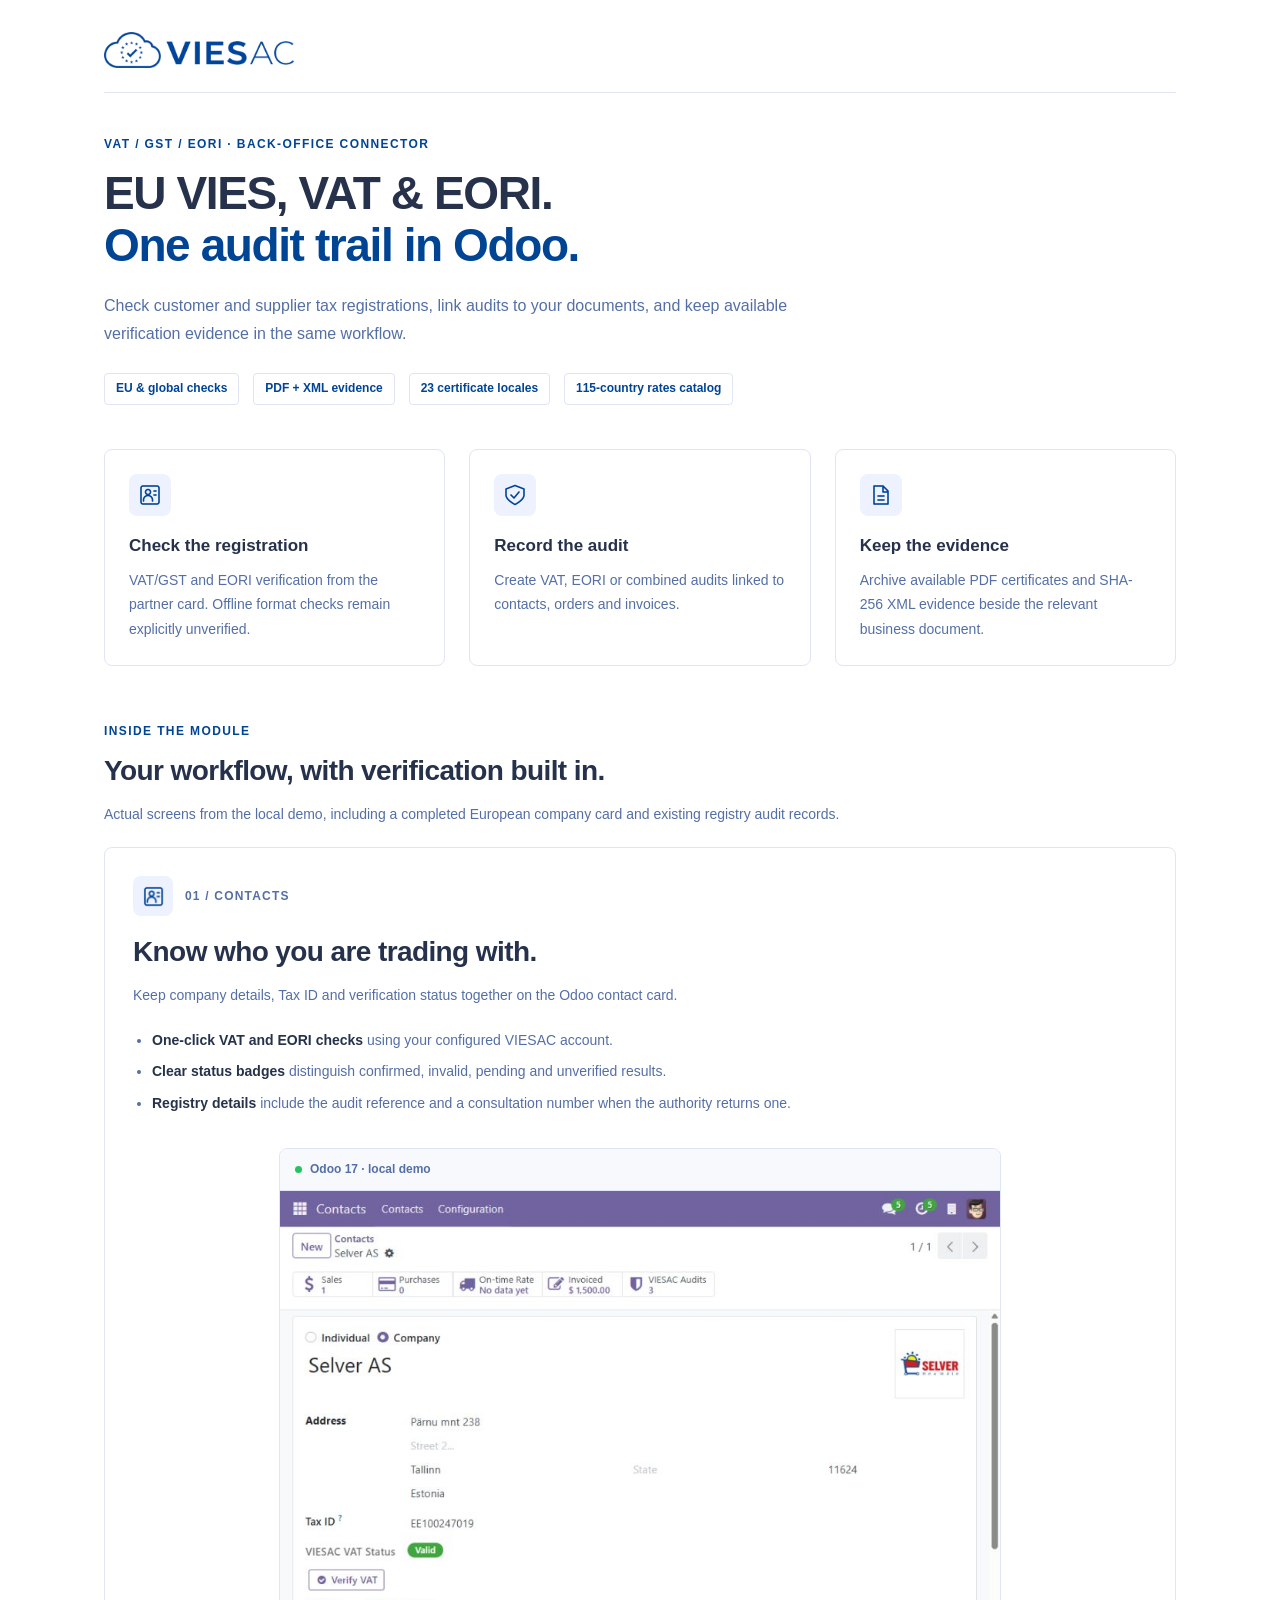
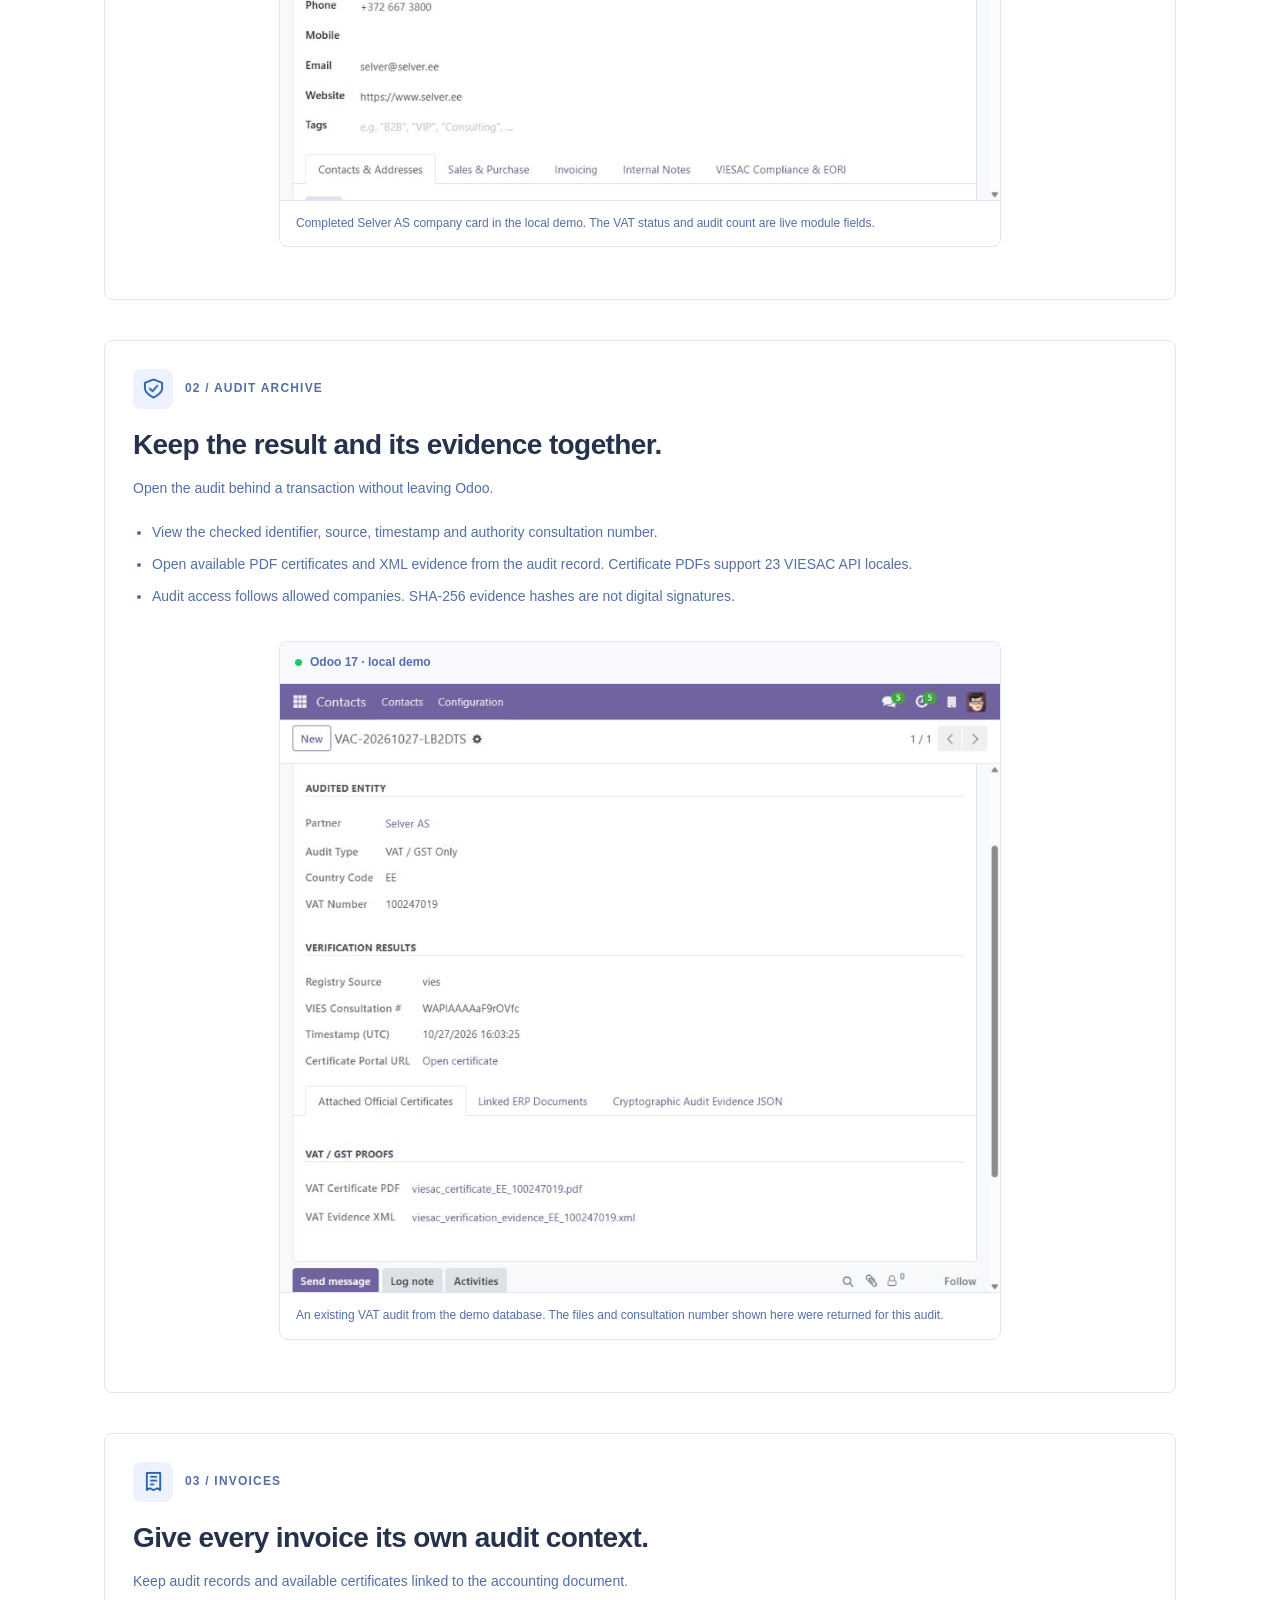
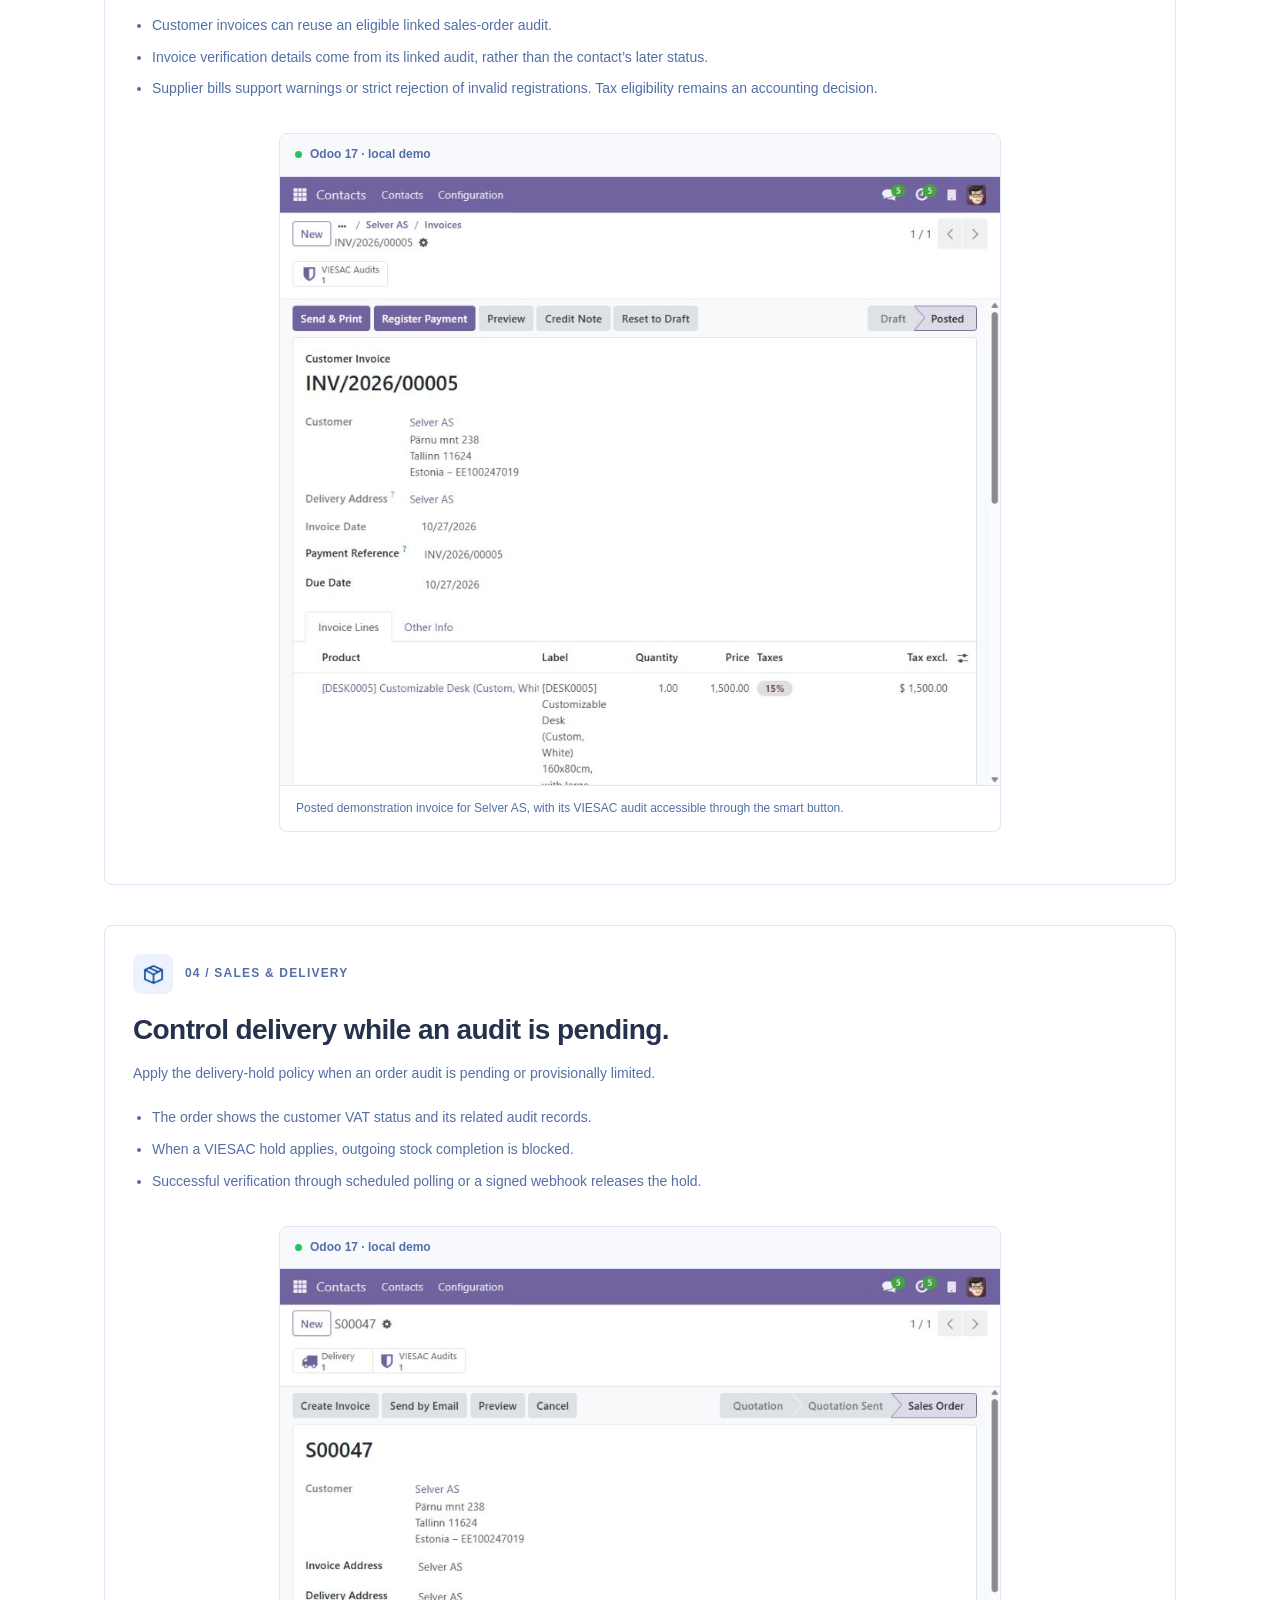
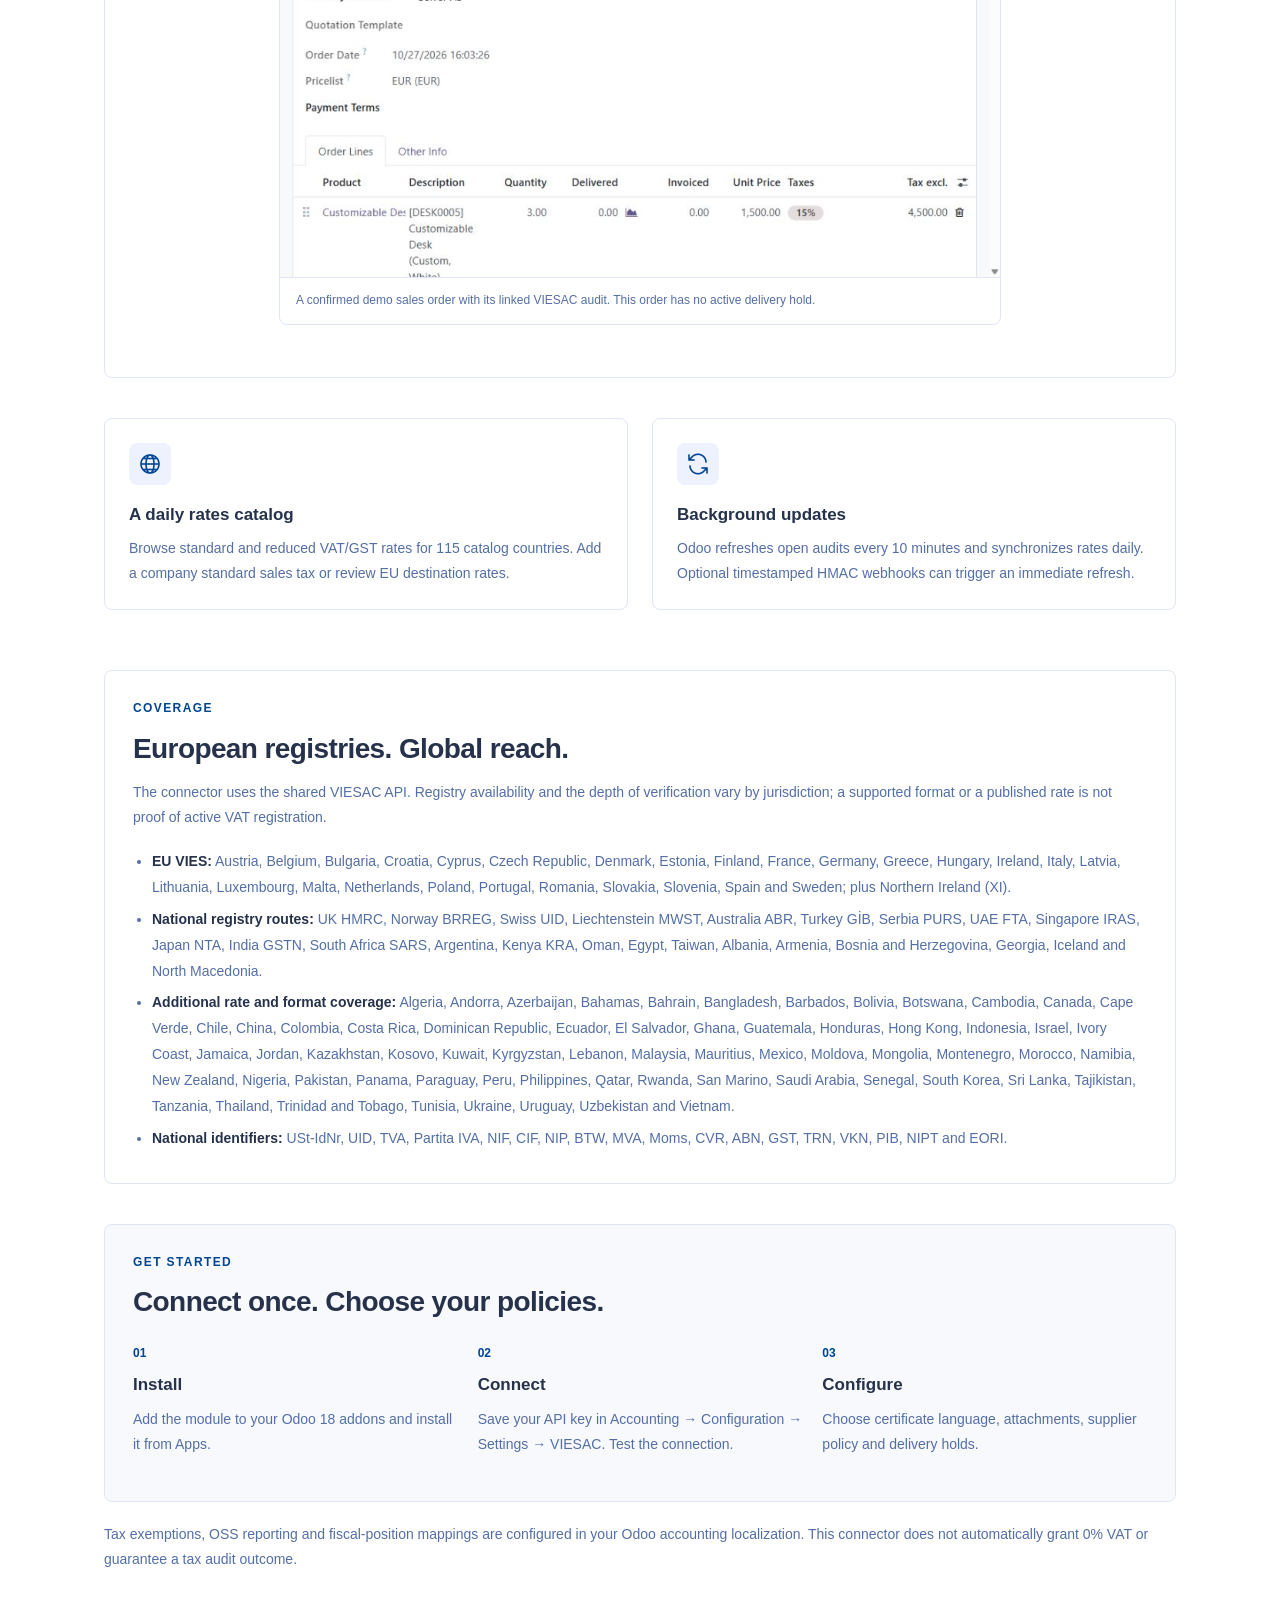
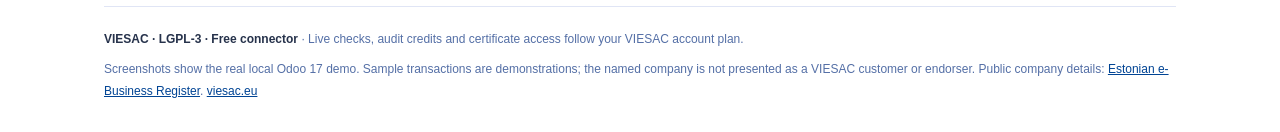
<file: viesac_vat_compliance/static/description/index.html>
<!DOCTYPE html>
<html lang="en"><head><meta charset="utf-8"><meta name="viewport" content="width=device-width,initial-scale=1"><title>VIESAC VAT, GST &amp; EORI for Odoo 18</title></head>
<body style="margin:0;background:#FFFFFF;">
<div style="max-width:1120px;margin:0 auto;padding:24px;font-family:Arial,Helvetica,sans-serif;color:#26324B;font-size:14px;line-height:1.6;box-sizing:border-box;">
<header style="display:flex;align-items:center;justify-content:space-between;gap:18px;flex-wrap:wrap;padding:8px 0 24px;border-bottom:1px solid #E0E5F5;"><a href="https://viesac.eu" style="text-decoration:none;"><img src="viesac-brand.png" width="190" alt="VIESAC" style="display:block;width:190px;max-width:100%;height:auto;border:0;"></a></header>
<section style="padding:42px 0 34px;"><p style="margin:0 0 12px;color:#004494;font-size:12px;font-weight:700;letter-spacing:1.4px;text-transform:uppercase;">VAT / GST / EORI · Back-office connector</p><h1 style="margin:0 0 20px;max-width:870px;color:#26324B;font-size:clamp(30px,5vw,46px);line-height:1.14;font-weight:700;letter-spacing:-1.4px;">EU VIES, VAT &amp; EORI.<br><span style="color:#004494;">One audit trail in Odoo.</span></h1><p style="max-width:760px;margin:0 0 24px;font-size:16px;line-height:1.8;color:#546FA6;">Check customer and supplier tax registrations, link audits to your documents, and keep available verification evidence in the same workflow.</p><div style="display:block;"><span style="display:inline-block;margin:0 10px 10px 0;padding:7px 11px;border:1px solid #E0E5F5;border-radius:4px;font-size:12px;line-height:1.3;font-weight:600;color:#004494;background:#FFFFFF;">EU &amp; global checks</span> <span style="display:inline-block;margin:0 10px 10px 0;padding:7px 11px;border:1px solid #E0E5F5;border-radius:4px;font-size:12px;line-height:1.3;font-weight:600;color:#004494;background:#FFFFFF;">PDF + XML evidence</span> <span style="display:inline-block;margin:0 10px 10px 0;padding:7px 11px;border:1px solid #E0E5F5;border-radius:4px;font-size:12px;line-height:1.3;font-weight:600;color:#004494;background:#FFFFFF;">23 certificate locales</span> <span style="display:inline-block;margin:0 10px 10px 0;padding:7px 11px;border:1px solid #E0E5F5;border-radius:4px;font-size:12px;line-height:1.3;font-weight:600;color:#004494;background:#FFFFFF;">115-country rates catalog</span></div></section>
<div style="display:flex;flex-wrap:wrap;margin:0 -12px 32px;"><div style="flex:1 1 230px;margin:0 12px 24px;padding:24px;border:1px solid #E0E5F5;border-radius:8px;background:#FFFFFF;box-sizing:border-box;"><div style="display:flex;align-items:center;justify-content:center;width:42px;height:42px;margin-bottom:18px;border-radius:8px;background:#EEF2FF;"><img src="icons/contacts.png" width="24" height="24" alt="" style="display:block;width:24px;height:24px;border:0;"></div><h3 style="margin:0 0 10px;font-size:17px;line-height:1.4;color:#26324B;font-weight:700;">Check the registration</h3><p style="margin:0;font-size:14px;line-height:1.75;color:#546FA6;">VAT/GST and EORI verification from the partner card. Offline format checks remain explicitly unverified.</p></div><div style="flex:1 1 230px;margin:0 12px 24px;padding:24px;border:1px solid #E0E5F5;border-radius:8px;background:#FFFFFF;box-sizing:border-box;"><div style="display:flex;align-items:center;justify-content:center;width:42px;height:42px;margin-bottom:18px;border-radius:8px;background:#EEF2FF;"><img src="icons/shield.png" width="24" height="24" alt="" style="display:block;width:24px;height:24px;border:0;"></div><h3 style="margin:0 0 10px;font-size:17px;line-height:1.4;color:#26324B;font-weight:700;">Record the audit</h3><p style="margin:0;font-size:14px;line-height:1.75;color:#546FA6;">Create VAT, EORI or combined audits linked to contacts, orders and invoices.</p></div><div style="flex:1 1 230px;margin:0 12px 24px;padding:24px;border:1px solid #E0E5F5;border-radius:8px;background:#FFFFFF;box-sizing:border-box;"><div style="display:flex;align-items:center;justify-content:center;width:42px;height:42px;margin-bottom:18px;border-radius:8px;background:#EEF2FF;"><img src="icons/file.png" width="24" height="24" alt="" style="display:block;width:24px;height:24px;border:0;"></div><h3 style="margin:0 0 10px;font-size:17px;line-height:1.4;color:#26324B;font-weight:700;">Keep the evidence</h3><p style="margin:0;font-size:14px;line-height:1.75;color:#546FA6;">Archive available PDF certificates and SHA-256 XML evidence beside the relevant business document.</p></div></div><p style="margin:0 0 12px;color:#004494;font-size:12px;font-weight:700;letter-spacing:1.4px;text-transform:uppercase;">Inside the module</p><h2 style="margin:0 0 14px;color:#26324B;font-size:28px;line-height:1.25;font-weight:700;letter-spacing:-.6px;">Your workflow, with verification built in.</h2><p style="margin:0 0 16px;font-size:14px;line-height:1.8;color:#546FA6;">Actual screens from the local demo, including a completed European company card and existing registry audit records.</p><section style="margin-top:20px;margin-bottom:40px;padding:28px;border:1px solid #E0E5F5;border-radius:8px;background:#FFFFFF;"><div style="display:flex;align-items:center;gap:12px;margin-bottom:18px;"><div style="display:flex;align-items:center;justify-content:center;width:40px;height:40px;border-radius:8px;background:#EEF2FF;"><img src="icons/contacts.png" width="23" height="23" alt="" style="display:block;width:23px;height:23px;border:0;"></div><span style="font-size:12px;letter-spacing:1.2px;font-weight:700;color:#546FA6;">01 / CONTACTS</span></div><h2 style="margin:0 0 14px;color:#26324B;font-size:28px;line-height:1.25;font-weight:700;letter-spacing:-.6px;">Know who you are trading with.</h2><p style="margin:0 0 16px;font-size:14px;line-height:1.8;color:#546FA6;">Keep company details, Tax ID and verification status together on the Odoo contact card.</p><ul style="margin:0;padding-left:19px;color:#546FA6;font-size:14px;line-height:1.85;"><li style="padding:3px 0;"><strong style="color:#26324B;">One-click VAT and EORI checks</strong> using your configured VIESAC account.</li><li style="padding:3px 0;"><strong style="color:#26324B;">Clear status badges</strong> distinguish confirmed, invalid, pending and unverified results.</li><li style="padding:3px 0;"><strong style="color:#26324B;">Registry details</strong> include the audit reference and a consultation number when the authority returns one.</li></ul><figure style="max-width:720px;margin:28px auto 24px;padding:0;border:1px solid #E0E5F5;border-radius:8px;background:#FFFFFF;overflow:hidden;"><div style="display:flex;align-items:center;gap:8px;padding:11px 15px;background:#F8F9FD;border-bottom:1px solid #E0E5F5;"><span style="display:inline-block;width:7px;height:7px;border-radius:50%;background:#22C55E;"></span><span style="font-size:12px;font-weight:600;color:#546FA6;">Odoo 17 · local demo</span></div><img src="screenshot_customers.jpg" alt="Know who you are trading with." style="display:block;width:100%;max-width:720px;height:auto;border:0;"><figcaption style="padding:13px 16px;font-size:12px;line-height:1.6;color:#546FA6;border-top:1px solid #E0E5F5;">Completed Selver AS company card in the local demo. The VAT status and audit count are live module fields.</figcaption></figure></section><section style="margin-top:20px;margin-bottom:40px;padding:28px;border:1px solid #E0E5F5;border-radius:8px;background:#FFFFFF;"><div style="display:flex;align-items:center;gap:12px;margin-bottom:18px;"><div style="display:flex;align-items:center;justify-content:center;width:40px;height:40px;border-radius:8px;background:#EEF2FF;"><img src="icons/shield.png" width="23" height="23" alt="" style="display:block;width:23px;height:23px;border:0;"></div><span style="font-size:12px;letter-spacing:1.2px;font-weight:700;color:#546FA6;">02 / AUDIT ARCHIVE</span></div><h2 style="margin:0 0 14px;color:#26324B;font-size:28px;line-height:1.25;font-weight:700;letter-spacing:-.6px;">Keep the result and its evidence together.</h2><p style="margin:0 0 16px;font-size:14px;line-height:1.8;color:#546FA6;">Open the audit behind a transaction without leaving Odoo.</p><ul style="margin:0;padding-left:19px;color:#546FA6;font-size:14px;line-height:1.85;"><li style="padding:3px 0;">View the checked identifier, source, timestamp and authority consultation number.</li><li style="padding:3px 0;">Open available PDF certificates and XML evidence from the audit record. Certificate PDFs support 23 VIESAC API locales.</li><li style="padding:3px 0;">Audit access follows allowed companies. SHA-256 evidence hashes are not digital signatures.</li></ul><figure style="max-width:720px;margin:28px auto 24px;padding:0;border:1px solid #E0E5F5;border-radius:8px;background:#FFFFFF;overflow:hidden;"><div style="display:flex;align-items:center;gap:8px;padding:11px 15px;background:#F8F9FD;border-bottom:1px solid #E0E5F5;"><span style="display:inline-block;width:7px;height:7px;border-radius:50%;background:#22C55E;"></span><span style="font-size:12px;font-weight:600;color:#546FA6;">Odoo 17 · local demo</span></div><img src="screenshot_audit.jpg" alt="Keep the result and its evidence together." style="display:block;width:100%;max-width:720px;height:auto;border:0;"><figcaption style="padding:13px 16px;font-size:12px;line-height:1.6;color:#546FA6;border-top:1px solid #E0E5F5;">An existing VAT audit from the demo database. The files and consultation number shown here were returned for this audit.</figcaption></figure></section><section style="margin-top:20px;margin-bottom:40px;padding:28px;border:1px solid #E0E5F5;border-radius:8px;background:#FFFFFF;"><div style="display:flex;align-items:center;gap:12px;margin-bottom:18px;"><div style="display:flex;align-items:center;justify-content:center;width:40px;height:40px;border-radius:8px;background:#EEF2FF;"><img src="icons/invoice.png" width="23" height="23" alt="" style="display:block;width:23px;height:23px;border:0;"></div><span style="font-size:12px;letter-spacing:1.2px;font-weight:700;color:#546FA6;">03 / INVOICES</span></div><h2 style="margin:0 0 14px;color:#26324B;font-size:28px;line-height:1.25;font-weight:700;letter-spacing:-.6px;">Give every invoice its own audit context.</h2><p style="margin:0 0 16px;font-size:14px;line-height:1.8;color:#546FA6;">Keep audit records and available certificates linked to the accounting document.</p><ul style="margin:0;padding-left:19px;color:#546FA6;font-size:14px;line-height:1.85;"><li style="padding:3px 0;">Customer invoices can reuse an eligible linked sales-order audit.</li><li style="padding:3px 0;">Invoice verification details come from its linked audit, rather than the contact’s later status.</li><li style="padding:3px 0;">Supplier bills support warnings or strict rejection of invalid registrations. Tax eligibility remains an accounting decision.</li></ul><figure style="max-width:720px;margin:28px auto 24px;padding:0;border:1px solid #E0E5F5;border-radius:8px;background:#FFFFFF;overflow:hidden;"><div style="display:flex;align-items:center;gap:8px;padding:11px 15px;background:#F8F9FD;border-bottom:1px solid #E0E5F5;"><span style="display:inline-block;width:7px;height:7px;border-radius:50%;background:#22C55E;"></span><span style="font-size:12px;font-weight:600;color:#546FA6;">Odoo 17 · local demo</span></div><img src="screenshot_invoices.jpg" alt="Give every invoice its own audit context." style="display:block;width:100%;max-width:720px;height:auto;border:0;"><figcaption style="padding:13px 16px;font-size:12px;line-height:1.6;color:#546FA6;border-top:1px solid #E0E5F5;">Posted demonstration invoice for Selver AS, with its VIESAC audit accessible through the smart button.</figcaption></figure></section><section style="margin-top:20px;margin-bottom:40px;padding:28px;border:1px solid #E0E5F5;border-radius:8px;background:#FFFFFF;"><div style="display:flex;align-items:center;gap:12px;margin-bottom:18px;"><div style="display:flex;align-items:center;justify-content:center;width:40px;height:40px;border-radius:8px;background:#EEF2FF;"><img src="icons/order.png" width="23" height="23" alt="" style="display:block;width:23px;height:23px;border:0;"></div><span style="font-size:12px;letter-spacing:1.2px;font-weight:700;color:#546FA6;">04 / SALES &amp; DELIVERY</span></div><h2 style="margin:0 0 14px;color:#26324B;font-size:28px;line-height:1.25;font-weight:700;letter-spacing:-.6px;">Control delivery while an audit is pending.</h2><p style="margin:0 0 16px;font-size:14px;line-height:1.8;color:#546FA6;">Apply the delivery-hold policy when an order audit is pending or provisionally limited.</p><ul style="margin:0;padding-left:19px;color:#546FA6;font-size:14px;line-height:1.85;"><li style="padding:3px 0;">The order shows the customer VAT status and its related audit records.</li><li style="padding:3px 0;">When a VIESAC hold applies, outgoing stock completion is blocked.</li><li style="padding:3px 0;">Successful verification through scheduled polling or a signed webhook releases the hold.</li></ul><figure style="max-width:720px;margin:28px auto 24px;padding:0;border:1px solid #E0E5F5;border-radius:8px;background:#FFFFFF;overflow:hidden;"><div style="display:flex;align-items:center;gap:8px;padding:11px 15px;background:#F8F9FD;border-bottom:1px solid #E0E5F5;"><span style="display:inline-block;width:7px;height:7px;border-radius:50%;background:#22C55E;"></span><span style="font-size:12px;font-weight:600;color:#546FA6;">Odoo 17 · local demo</span></div><img src="screenshot_orders.jpg" alt="Control delivery while an audit is pending." style="display:block;width:100%;max-width:720px;height:auto;border:0;"><figcaption style="padding:13px 16px;font-size:12px;line-height:1.6;color:#546FA6;border-top:1px solid #E0E5F5;">A confirmed demo sales order with its linked VIESAC audit. This order has no active delivery hold.</figcaption></figure></section><section style="margin:32px 0;"><div style="display:flex;flex-wrap:wrap;margin-left:-12px;margin-right:-12px;"><div style="flex:1 1 230px;margin:0 12px 24px;padding:24px;border:1px solid #E0E5F5;border-radius:8px;background:#FFFFFF;box-sizing:border-box;"><div style="display:flex;align-items:center;justify-content:center;width:42px;height:42px;margin-bottom:18px;border-radius:8px;background:#EEF2FF;"><img src="icons/globe.png" width="24" height="24" alt="" style="display:block;width:24px;height:24px;border:0;"></div><h3 style="margin:0 0 10px;font-size:17px;line-height:1.4;color:#26324B;font-weight:700;">A daily rates catalog</h3><p style="margin:0;font-size:14px;line-height:1.75;color:#546FA6;">Browse standard and reduced VAT/GST rates for 115 catalog countries. Add a company standard sales tax or review EU destination rates.</p></div><div style="flex:1 1 230px;margin:0 12px 24px;padding:24px;border:1px solid #E0E5F5;border-radius:8px;background:#FFFFFF;box-sizing:border-box;"><div style="display:flex;align-items:center;justify-content:center;width:42px;height:42px;margin-bottom:18px;border-radius:8px;background:#EEF2FF;"><img src="icons/sync.png" width="24" height="24" alt="" style="display:block;width:24px;height:24px;border:0;"></div><h3 style="margin:0 0 10px;font-size:17px;line-height:1.4;color:#26324B;font-weight:700;">Background updates</h3><p style="margin:0;font-size:14px;line-height:1.75;color:#546FA6;">Odoo refreshes open audits every 10 minutes and synchronizes rates daily. Optional timestamped HMAC webhooks can trigger an immediate refresh.</p></div></div></section><section style="margin-top:36px;margin-bottom:40px;padding:28px;border:1px solid #E0E5F5;border-radius:8px;"><p style="margin:0 0 12px;color:#004494;font-size:12px;font-weight:700;letter-spacing:1.4px;text-transform:uppercase;">Coverage</p><h2 style="margin:0 0 14px;color:#26324B;font-size:28px;line-height:1.25;font-weight:700;letter-spacing:-.6px;">European registries. Global reach.</h2><p style="margin:0 0 16px;font-size:14px;line-height:1.8;color:#546FA6;">The connector uses the shared VIESAC API. Registry availability and the depth of verification vary by jurisdiction; a supported format or a published rate is not proof of active VAT registration.</p><ul style="margin:0;padding-left:19px;color:#546FA6;font-size:14px;line-height:1.85;"><li style="padding:3px 0;"><strong style="color:#26324B;">EU VIES:</strong> Austria, Belgium, Bulgaria, Croatia, Cyprus, Czech Republic, Denmark, Estonia, Finland, France, Germany, Greece, Hungary, Ireland, Italy, Latvia, Lithuania, Luxembourg, Malta, Netherlands, Poland, Portugal, Romania, Slovakia, Slovenia, Spain and Sweden; plus Northern Ireland (XI).</li><li style="padding:3px 0;"><strong style="color:#26324B;">National registry routes:</strong> UK HMRC, Norway BRREG, Swiss UID, Liechtenstein MWST, Australia ABR, Turkey GİB, Serbia PURS, UAE FTA, Singapore IRAS, Japan NTA, India GSTN, South Africa SARS, Argentina, Kenya KRA, Oman, Egypt, Taiwan, Albania, Armenia, Bosnia and Herzegovina, Georgia, Iceland and North Macedonia.</li><li style="padding:3px 0;"><strong style="color:#26324B;">Additional rate and format coverage:</strong> Algeria, Andorra, Azerbaijan, Bahamas, Bahrain, Bangladesh, Barbados, Bolivia, Botswana, Cambodia, Canada, Cape Verde, Chile, China, Colombia, Costa Rica, Dominican Republic, Ecuador, El Salvador, Ghana, Guatemala, Honduras, Hong Kong, Indonesia, Israel, Ivory Coast, Jamaica, Jordan, Kazakhstan, Kosovo, Kuwait, Kyrgyzstan, Lebanon, Malaysia, Mauritius, Mexico, Moldova, Mongolia, Montenegro, Morocco, Namibia, New Zealand, Nigeria, Pakistan, Panama, Paraguay, Peru, Philippines, Qatar, Rwanda, San Marino, Saudi Arabia, Senegal, South Korea, Sri Lanka, Tajikistan, Tanzania, Thailand, Trinidad and Tobago, Tunisia, Ukraine, Uruguay, Uzbekistan and Vietnam.</li><li style="padding:3px 0;"><strong style="color:#26324B;">National identifiers:</strong> USt-IdNr, UID, TVA, Partita IVA, NIF, CIF, NIP, BTW, MVA, Moms, CVR, ABN, GST, TRN, VKN, PIB, NIPT and EORI.</li></ul></section><section style="padding:28px;border:1px solid #E0E5F5;border-radius:8px;background:#F8F9FD;"><p style="margin:0 0 12px;color:#004494;font-size:12px;font-weight:700;letter-spacing:1.4px;text-transform:uppercase;">Get started</p><h2 style="margin:0 0 14px;color:#26324B;font-size:28px;line-height:1.25;font-weight:700;letter-spacing:-.6px;">Connect once. Choose your policies.</h2><div style="display:flex;flex-wrap:wrap;gap:20px;margin-top:22px;"><div style="flex:1 1 220px;"><span style="font-size:12px;font-weight:700;color:#004494;">01</span><h3 style="margin:8px 0;font-size:17px;color:#26324B;">Install</h3><p style="margin:0 0 16px;font-size:14px;line-height:1.8;color:#546FA6;">Add the module to your Odoo 18 addons and install it from Apps.</p></div><div style="flex:1 1 220px;"><span style="font-size:12px;font-weight:700;color:#004494;">02</span><h3 style="margin:8px 0;font-size:17px;color:#26324B;">Connect</h3><p style="margin:0 0 16px;font-size:14px;line-height:1.8;color:#546FA6;">Save your API key in Accounting → Configuration → Settings → VIESAC. Test the connection.</p></div><div style="flex:1 1 220px;"><span style="font-size:12px;font-weight:700;color:#004494;">03</span><h3 style="margin:8px 0;font-size:17px;color:#26324B;">Configure</h3><p style="margin:0 0 16px;font-size:14px;line-height:1.8;color:#546FA6;">Choose certificate language, attachments, supplier policy and delivery holds.</p></div></div></section><aside style="padding:20px 0 0;"><p style="margin:0 0 16px;font-size:14px;line-height:1.8;color:#546FA6;">Tax exemptions, OSS reporting and fiscal-position mappings are configured in your Odoo accounting localization. This connector does not automatically grant 0% VAT or guarantee a tax audit outcome.</p></aside>
<footer style="margin-top:34px;padding:22px 0 6px;border-top:1px solid #E0E5F5;font-size:12px;line-height:1.8;color:#546FA6;"><p style="margin:0 0 8px;"><strong style="color:#26324B;">VIESAC · LGPL-3 · Free connector</strong> · Live checks, audit credits and certificate access follow your VIESAC account plan.</p><p style="margin:0;">Screenshots show the real local Odoo 17 demo. Sample transactions are demonstrations; the named company is not presented as a VIESAC customer or endorser. Public company details: <a href="https://ariregister.rik.ee/eng/company/10379733/Selver-AS" style="color:#004494;text-decoration:underline;">Estonian e-Business Register</a>. <a href="https://viesac.eu" style="color:#004494;text-decoration:underline;">viesac.eu</a></p></footer>
</div></body></html>
</file>
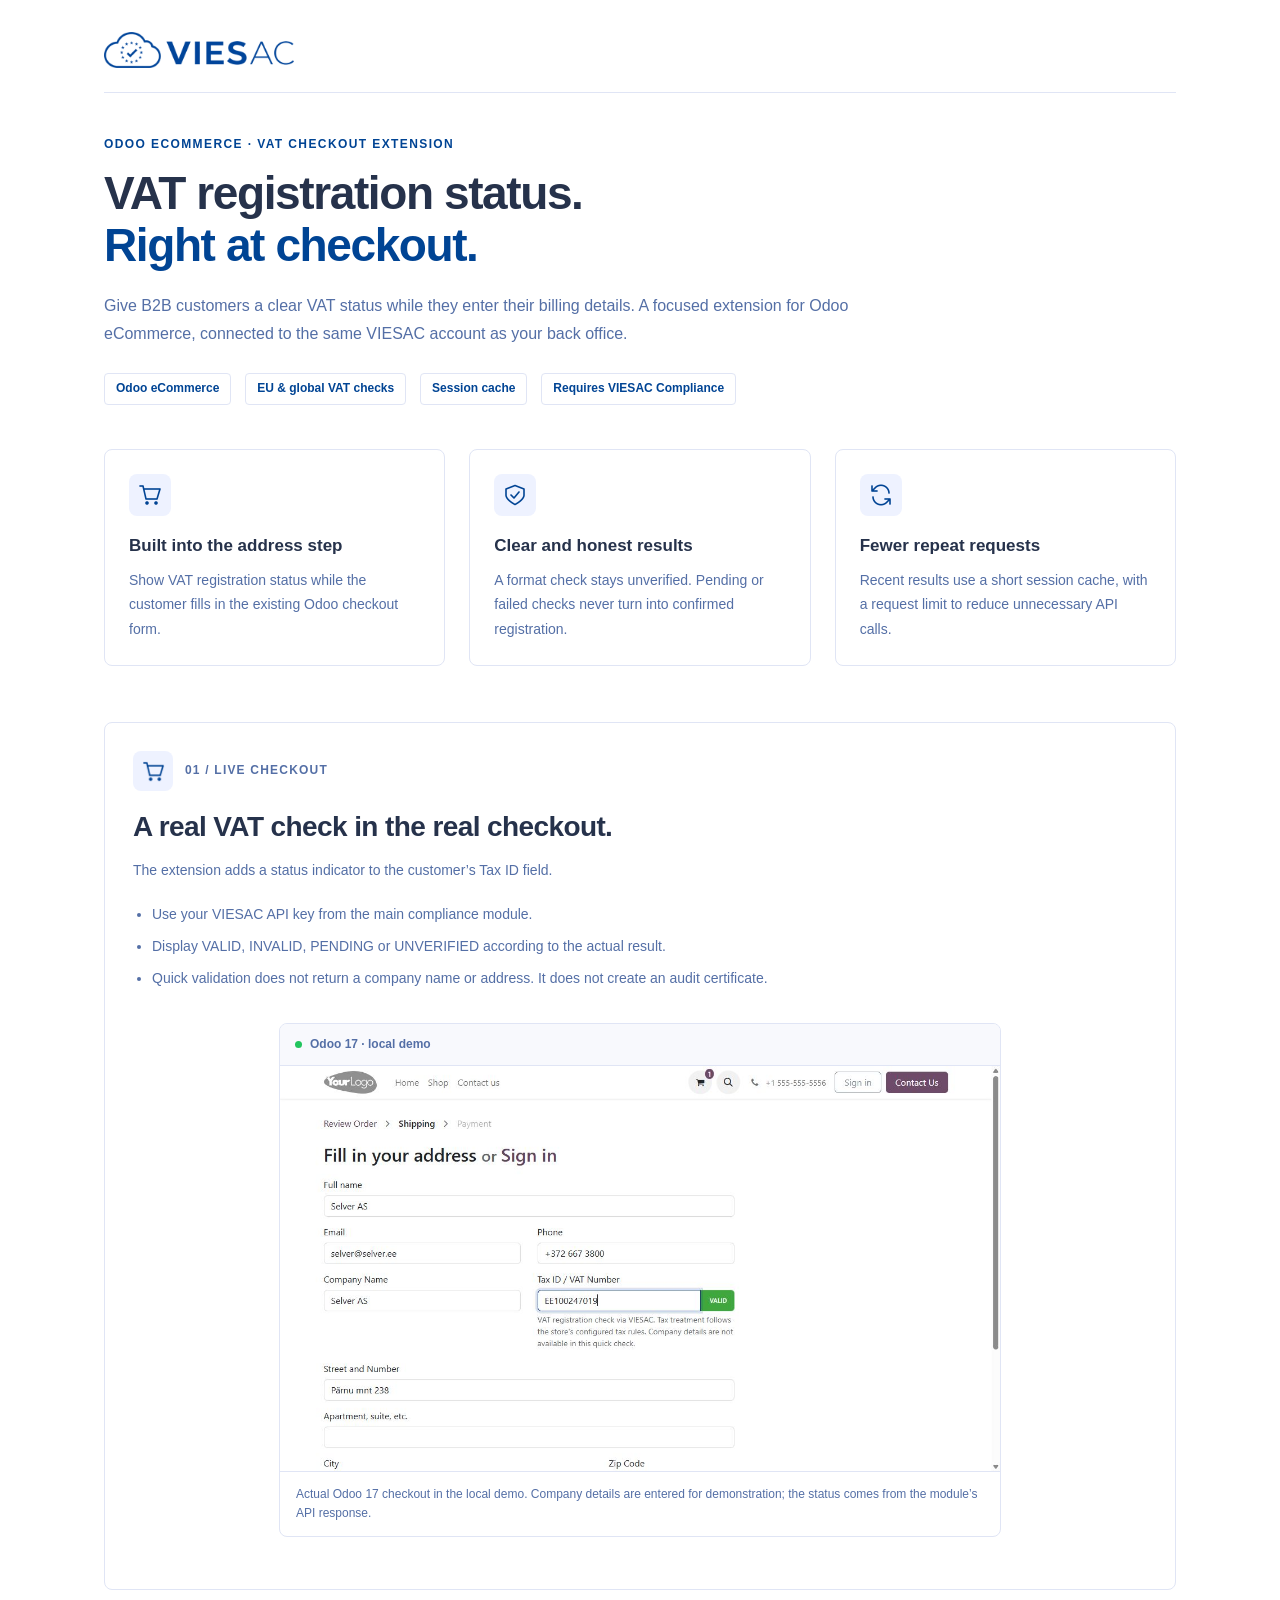
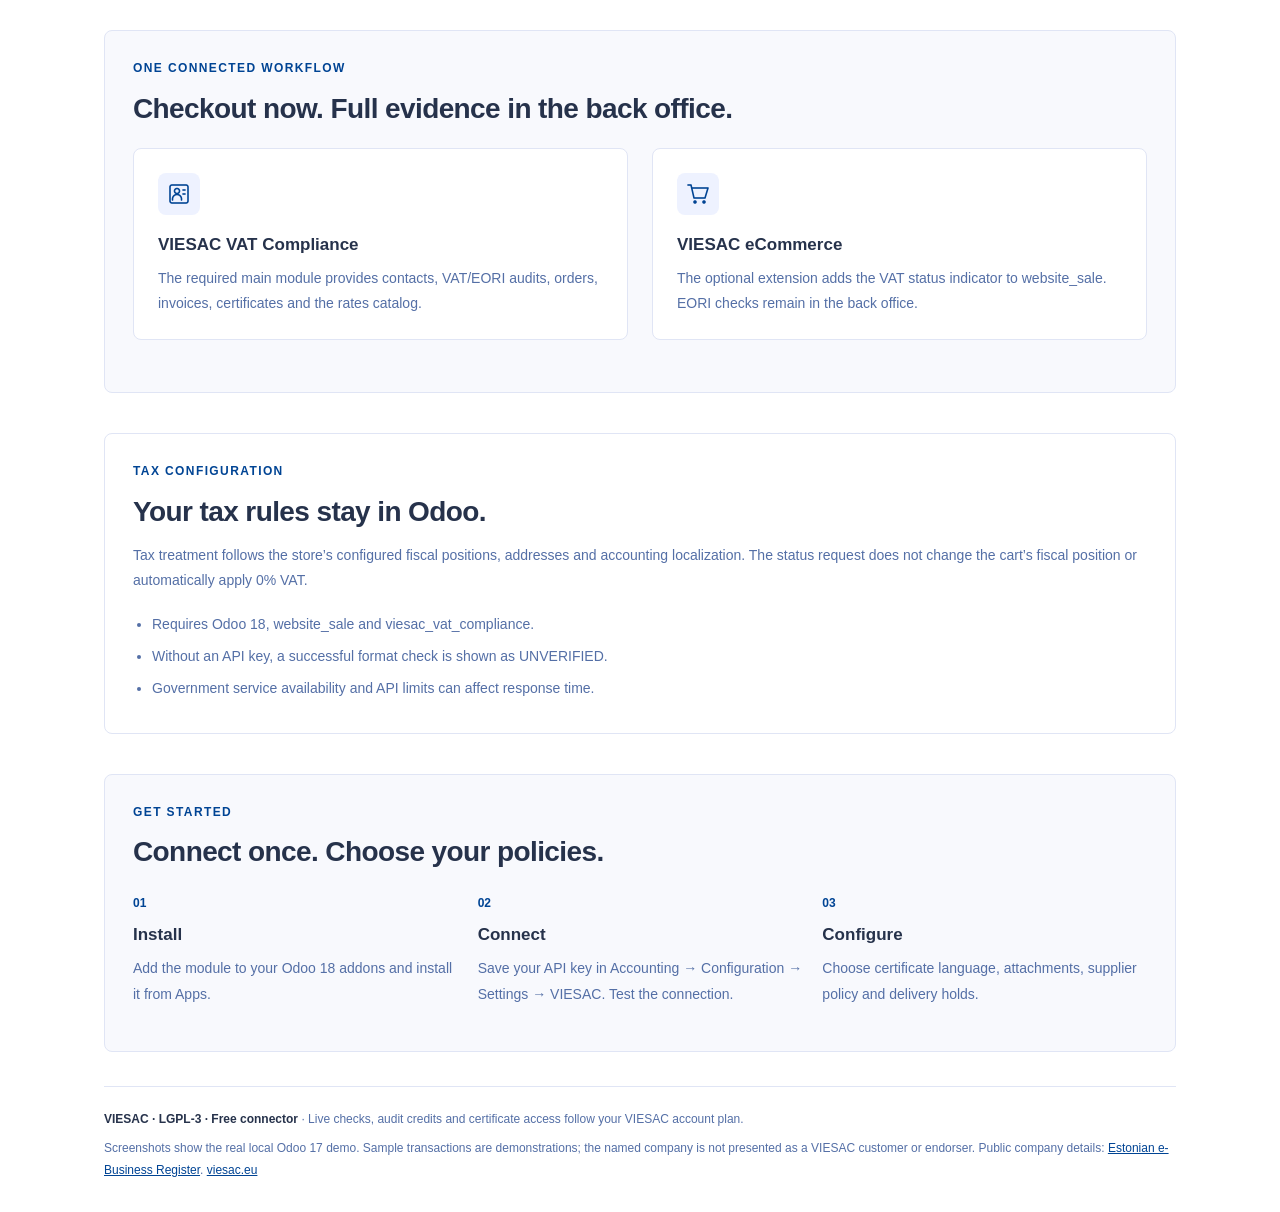
<file: viesac_website_sale/static/description/index.html>
<!DOCTYPE html>
<html lang="en"><head><meta charset="utf-8"><meta name="viewport" content="width=device-width,initial-scale=1"><title>VIESAC eCommerce VAT Checkout for Odoo 18</title></head>
<body style="margin:0;background:#FFFFFF;">
<div style="max-width:1120px;margin:0 auto;padding:24px;font-family:Arial,Helvetica,sans-serif;color:#26324B;font-size:14px;line-height:1.6;box-sizing:border-box;">
<header style="display:flex;align-items:center;justify-content:space-between;gap:18px;flex-wrap:wrap;padding:8px 0 24px;border-bottom:1px solid #E0E5F5;"><a href="https://viesac.eu" style="text-decoration:none;"><img src="viesac-brand.png" width="190" alt="VIESAC" style="display:block;width:190px;max-width:100%;height:auto;border:0;"></a></header>
<section style="padding:42px 0 34px;"><p style="margin:0 0 12px;color:#004494;font-size:12px;font-weight:700;letter-spacing:1.4px;text-transform:uppercase;">Odoo eCommerce · VAT checkout extension</p><h1 style="margin:0 0 20px;max-width:870px;color:#26324B;font-size:clamp(30px,5vw,46px);line-height:1.14;font-weight:700;letter-spacing:-1.4px;">VAT registration status.<br><span style="color:#004494;">Right at checkout.</span></h1><p style="max-width:760px;margin:0 0 24px;font-size:16px;line-height:1.8;color:#546FA6;">Give B2B customers a clear VAT status while they enter their billing details. A focused extension for Odoo eCommerce, connected to the same VIESAC account as your back office.</p><div style="display:block;"><span style="display:inline-block;margin:0 10px 10px 0;padding:7px 11px;border:1px solid #E0E5F5;border-radius:4px;font-size:12px;line-height:1.3;font-weight:600;color:#004494;background:#FFFFFF;">Odoo eCommerce</span> <span style="display:inline-block;margin:0 10px 10px 0;padding:7px 11px;border:1px solid #E0E5F5;border-radius:4px;font-size:12px;line-height:1.3;font-weight:600;color:#004494;background:#FFFFFF;">EU &amp; global VAT checks</span> <span style="display:inline-block;margin:0 10px 10px 0;padding:7px 11px;border:1px solid #E0E5F5;border-radius:4px;font-size:12px;line-height:1.3;font-weight:600;color:#004494;background:#FFFFFF;">Session cache</span> <span style="display:inline-block;margin:0 10px 10px 0;padding:7px 11px;border:1px solid #E0E5F5;border-radius:4px;font-size:12px;line-height:1.3;font-weight:600;color:#004494;background:#FFFFFF;">Requires VIESAC Compliance</span></div></section>
<div style="display:flex;flex-wrap:wrap;margin:0 -12px 32px;"><div style="flex:1 1 230px;margin:0 12px 24px;padding:24px;border:1px solid #E0E5F5;border-radius:8px;background:#FFFFFF;box-sizing:border-box;"><div style="display:flex;align-items:center;justify-content:center;width:42px;height:42px;margin-bottom:18px;border-radius:8px;background:#EEF2FF;"><img src="icons/cart.png" width="24" height="24" alt="" style="display:block;width:24px;height:24px;border:0;"></div><h3 style="margin:0 0 10px;font-size:17px;line-height:1.4;color:#26324B;font-weight:700;">Built into the address step</h3><p style="margin:0;font-size:14px;line-height:1.75;color:#546FA6;">Show VAT registration status while the customer fills in the existing Odoo checkout form.</p></div><div style="flex:1 1 230px;margin:0 12px 24px;padding:24px;border:1px solid #E0E5F5;border-radius:8px;background:#FFFFFF;box-sizing:border-box;"><div style="display:flex;align-items:center;justify-content:center;width:42px;height:42px;margin-bottom:18px;border-radius:8px;background:#EEF2FF;"><img src="icons/shield.png" width="24" height="24" alt="" style="display:block;width:24px;height:24px;border:0;"></div><h3 style="margin:0 0 10px;font-size:17px;line-height:1.4;color:#26324B;font-weight:700;">Clear and honest results</h3><p style="margin:0;font-size:14px;line-height:1.75;color:#546FA6;">A format check stays unverified. Pending or failed checks never turn into confirmed registration.</p></div><div style="flex:1 1 230px;margin:0 12px 24px;padding:24px;border:1px solid #E0E5F5;border-radius:8px;background:#FFFFFF;box-sizing:border-box;"><div style="display:flex;align-items:center;justify-content:center;width:42px;height:42px;margin-bottom:18px;border-radius:8px;background:#EEF2FF;"><img src="icons/sync.png" width="24" height="24" alt="" style="display:block;width:24px;height:24px;border:0;"></div><h3 style="margin:0 0 10px;font-size:17px;line-height:1.4;color:#26324B;font-weight:700;">Fewer repeat requests</h3><p style="margin:0;font-size:14px;line-height:1.75;color:#546FA6;">Recent results use a short session cache, with a request limit to reduce unnecessary API calls.</p></div></div><section style="margin-top:20px;margin-bottom:40px;padding:28px;border:1px solid #E0E5F5;border-radius:8px;background:#FFFFFF;"><div style="display:flex;align-items:center;gap:12px;margin-bottom:18px;"><div style="display:flex;align-items:center;justify-content:center;width:40px;height:40px;border-radius:8px;background:#EEF2FF;"><img src="icons/cart.png" width="23" height="23" alt="" style="display:block;width:23px;height:23px;border:0;"></div><span style="font-size:12px;letter-spacing:1.2px;font-weight:700;color:#546FA6;">01 / LIVE CHECKOUT</span></div><h2 style="margin:0 0 14px;color:#26324B;font-size:28px;line-height:1.25;font-weight:700;letter-spacing:-.6px;">A real VAT check in the real checkout.</h2><p style="margin:0 0 16px;font-size:14px;line-height:1.8;color:#546FA6;">The extension adds a status indicator to the customer’s Tax ID field.</p><ul style="margin:0;padding-left:19px;color:#546FA6;font-size:14px;line-height:1.85;"><li style="padding:3px 0;">Use your VIESAC API key from the main compliance module.</li><li style="padding:3px 0;">Display VALID, INVALID, PENDING or UNVERIFIED according to the actual result.</li><li style="padding:3px 0;">Quick validation does not return a company name or address. It does not create an audit certificate.</li></ul><figure style="max-width:720px;margin:28px auto 24px;padding:0;border:1px solid #E0E5F5;border-radius:8px;background:#FFFFFF;overflow:hidden;"><div style="display:flex;align-items:center;gap:8px;padding:11px 15px;background:#F8F9FD;border-bottom:1px solid #E0E5F5;"><span style="display:inline-block;width:7px;height:7px;border-radius:50%;background:#22C55E;"></span><span style="font-size:12px;font-weight:600;color:#546FA6;">Odoo 17 · local demo</span></div><img src="screenshot_checkout.jpg" alt="A real VAT check in the real checkout." style="display:block;width:100%;max-width:720px;height:auto;border:0;"><figcaption style="padding:13px 16px;font-size:12px;line-height:1.6;color:#546FA6;border-top:1px solid #E0E5F5;">Actual Odoo 17 checkout in the local demo. Company details are entered for demonstration; the status comes from the module’s API response.</figcaption></figure></section><section style="margin-top:36px;margin-bottom:40px;padding:28px;border:1px solid #E0E5F5;border-radius:8px;background:#F8F9FD;"><p style="margin:0 0 12px;color:#004494;font-size:12px;font-weight:700;letter-spacing:1.4px;text-transform:uppercase;">One connected workflow</p><h2 style="margin:0 0 14px;color:#26324B;font-size:28px;line-height:1.25;font-weight:700;letter-spacing:-.6px;">Checkout now. Full evidence in the back office.</h2><div style="display:flex;flex-wrap:wrap;margin:22px -12px 0;"><div style="flex:1 1 230px;margin:0 12px 24px;padding:24px;border:1px solid #E0E5F5;border-radius:8px;background:#FFFFFF;box-sizing:border-box;"><div style="display:flex;align-items:center;justify-content:center;width:42px;height:42px;margin-bottom:18px;border-radius:8px;background:#EEF2FF;"><img src="icons/contacts.png" width="24" height="24" alt="" style="display:block;width:24px;height:24px;border:0;"></div><h3 style="margin:0 0 10px;font-size:17px;line-height:1.4;color:#26324B;font-weight:700;">VIESAC VAT Compliance</h3><p style="margin:0;font-size:14px;line-height:1.75;color:#546FA6;">The required main module provides contacts, VAT/EORI audits, orders, invoices, certificates and the rates catalog.</p></div><div style="flex:1 1 230px;margin:0 12px 24px;padding:24px;border:1px solid #E0E5F5;border-radius:8px;background:#FFFFFF;box-sizing:border-box;"><div style="display:flex;align-items:center;justify-content:center;width:42px;height:42px;margin-bottom:18px;border-radius:8px;background:#EEF2FF;"><img src="icons/cart.png" width="24" height="24" alt="" style="display:block;width:24px;height:24px;border:0;"></div><h3 style="margin:0 0 10px;font-size:17px;line-height:1.4;color:#26324B;font-weight:700;">VIESAC eCommerce</h3><p style="margin:0;font-size:14px;line-height:1.75;color:#546FA6;">The optional extension adds the VAT status indicator to website_sale. EORI checks remain in the back office.</p></div></div></section><section style="margin-top:36px;margin-bottom:40px;padding:28px;border:1px solid #E0E5F5;border-radius:8px;"><p style="margin:0 0 12px;color:#004494;font-size:12px;font-weight:700;letter-spacing:1.4px;text-transform:uppercase;">Tax configuration</p><h2 style="margin:0 0 14px;color:#26324B;font-size:28px;line-height:1.25;font-weight:700;letter-spacing:-.6px;">Your tax rules stay in Odoo.</h2><p style="margin:0 0 16px;font-size:14px;line-height:1.8;color:#546FA6;">Tax treatment follows the store’s configured fiscal positions, addresses and accounting localization. The status request does not change the cart’s fiscal position or automatically apply 0% VAT.</p><ul style="margin:0;padding-left:19px;color:#546FA6;font-size:14px;line-height:1.85;"><li style="padding:3px 0;">Requires Odoo 18, website_sale and viesac_vat_compliance.</li><li style="padding:3px 0;">Without an API key, a successful format check is shown as UNVERIFIED.</li><li style="padding:3px 0;">Government service availability and API limits can affect response time.</li></ul></section><section style="padding:28px;border:1px solid #E0E5F5;border-radius:8px;background:#F8F9FD;"><p style="margin:0 0 12px;color:#004494;font-size:12px;font-weight:700;letter-spacing:1.4px;text-transform:uppercase;">Get started</p><h2 style="margin:0 0 14px;color:#26324B;font-size:28px;line-height:1.25;font-weight:700;letter-spacing:-.6px;">Connect once. Choose your policies.</h2><div style="display:flex;flex-wrap:wrap;gap:20px;margin-top:22px;"><div style="flex:1 1 220px;"><span style="font-size:12px;font-weight:700;color:#004494;">01</span><h3 style="margin:8px 0;font-size:17px;color:#26324B;">Install</h3><p style="margin:0 0 16px;font-size:14px;line-height:1.8;color:#546FA6;">Add the module to your Odoo 18 addons and install it from Apps.</p></div><div style="flex:1 1 220px;"><span style="font-size:12px;font-weight:700;color:#004494;">02</span><h3 style="margin:8px 0;font-size:17px;color:#26324B;">Connect</h3><p style="margin:0 0 16px;font-size:14px;line-height:1.8;color:#546FA6;">Save your API key in Accounting → Configuration → Settings → VIESAC. Test the connection.</p></div><div style="flex:1 1 220px;"><span style="font-size:12px;font-weight:700;color:#004494;">03</span><h3 style="margin:8px 0;font-size:17px;color:#26324B;">Configure</h3><p style="margin:0 0 16px;font-size:14px;line-height:1.8;color:#546FA6;">Choose certificate language, attachments, supplier policy and delivery holds.</p></div></div></section>
<footer style="margin-top:34px;padding:22px 0 6px;border-top:1px solid #E0E5F5;font-size:12px;line-height:1.8;color:#546FA6;"><p style="margin:0 0 8px;"><strong style="color:#26324B;">VIESAC · LGPL-3 · Free connector</strong> · Live checks, audit credits and certificate access follow your VIESAC account plan.</p><p style="margin:0;">Screenshots show the real local Odoo 17 demo. Sample transactions are demonstrations; the named company is not presented as a VIESAC customer or endorser. Public company details: <a href="https://ariregister.rik.ee/eng/company/10379733/Selver-AS" style="color:#004494;text-decoration:underline;">Estonian e-Business Register</a>. <a href="https://viesac.eu" style="color:#004494;text-decoration:underline;">viesac.eu</a></p></footer>
</div></body></html>
</file>
